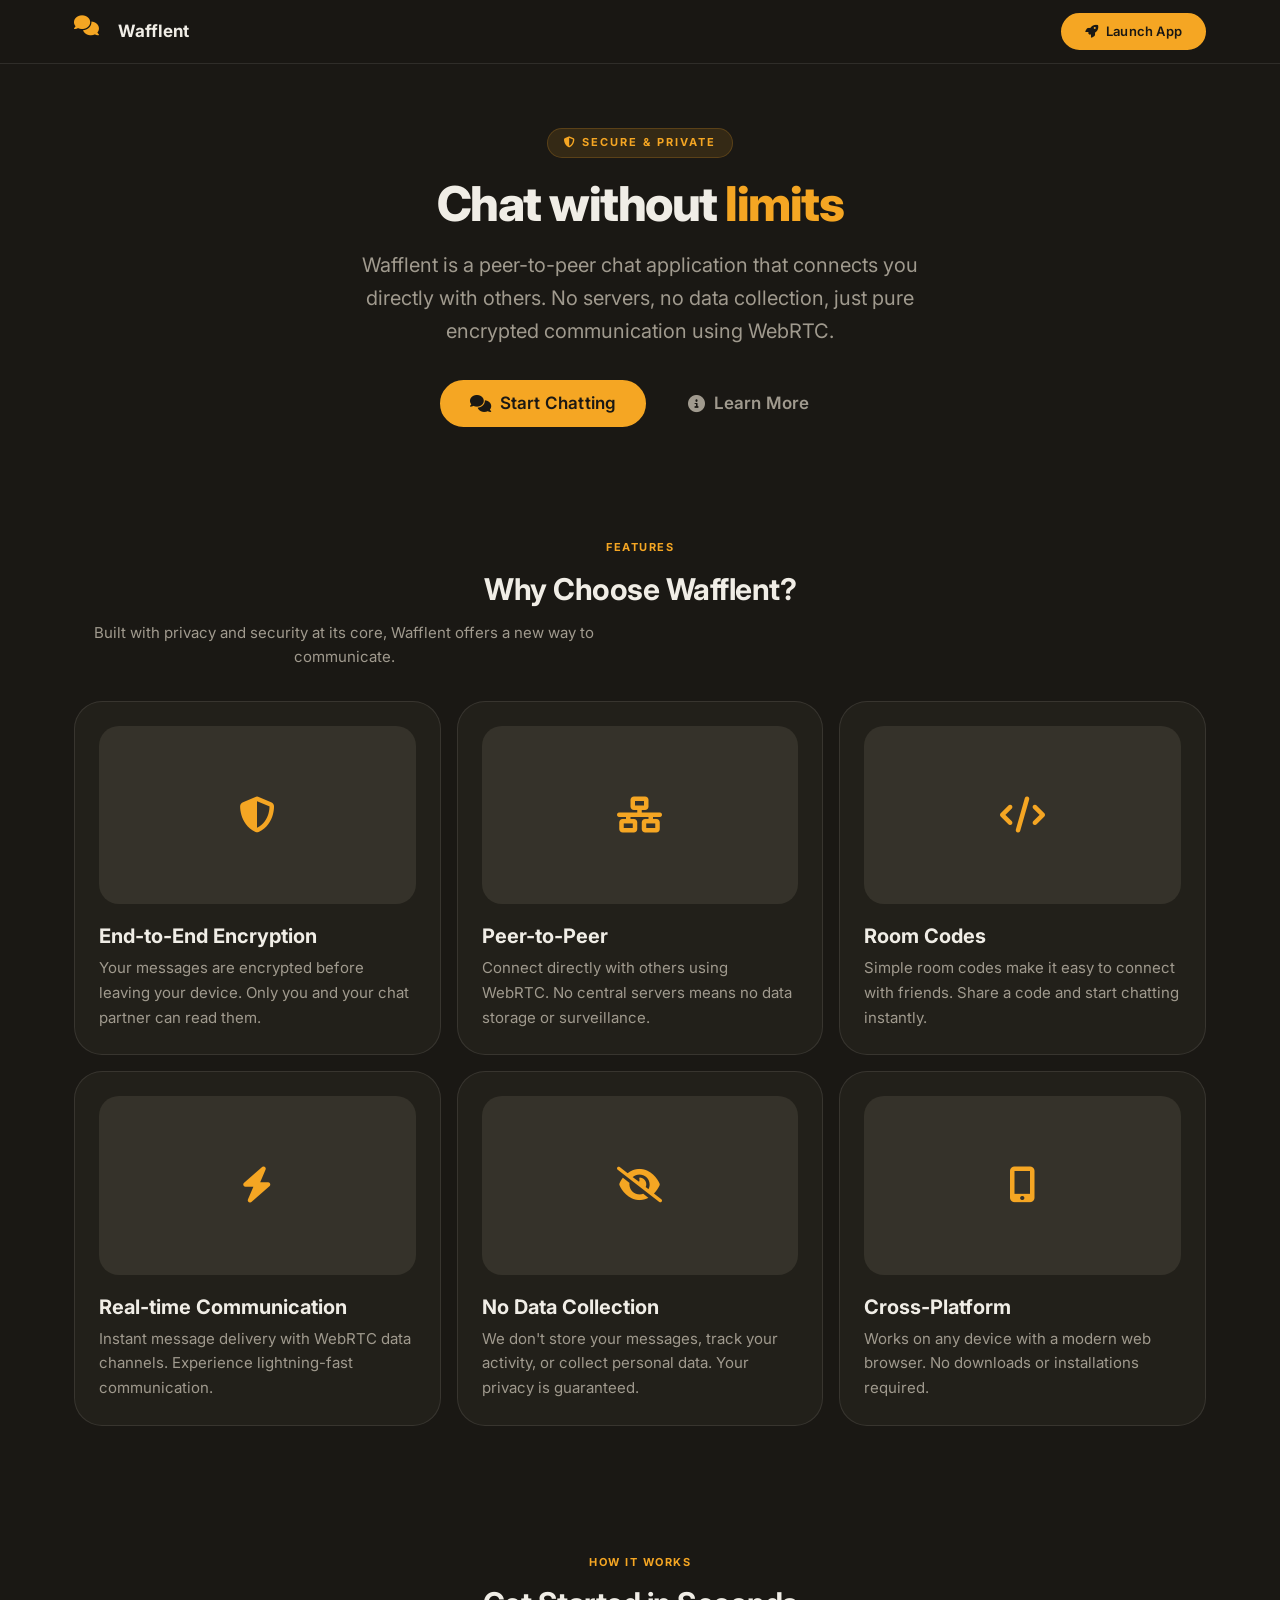
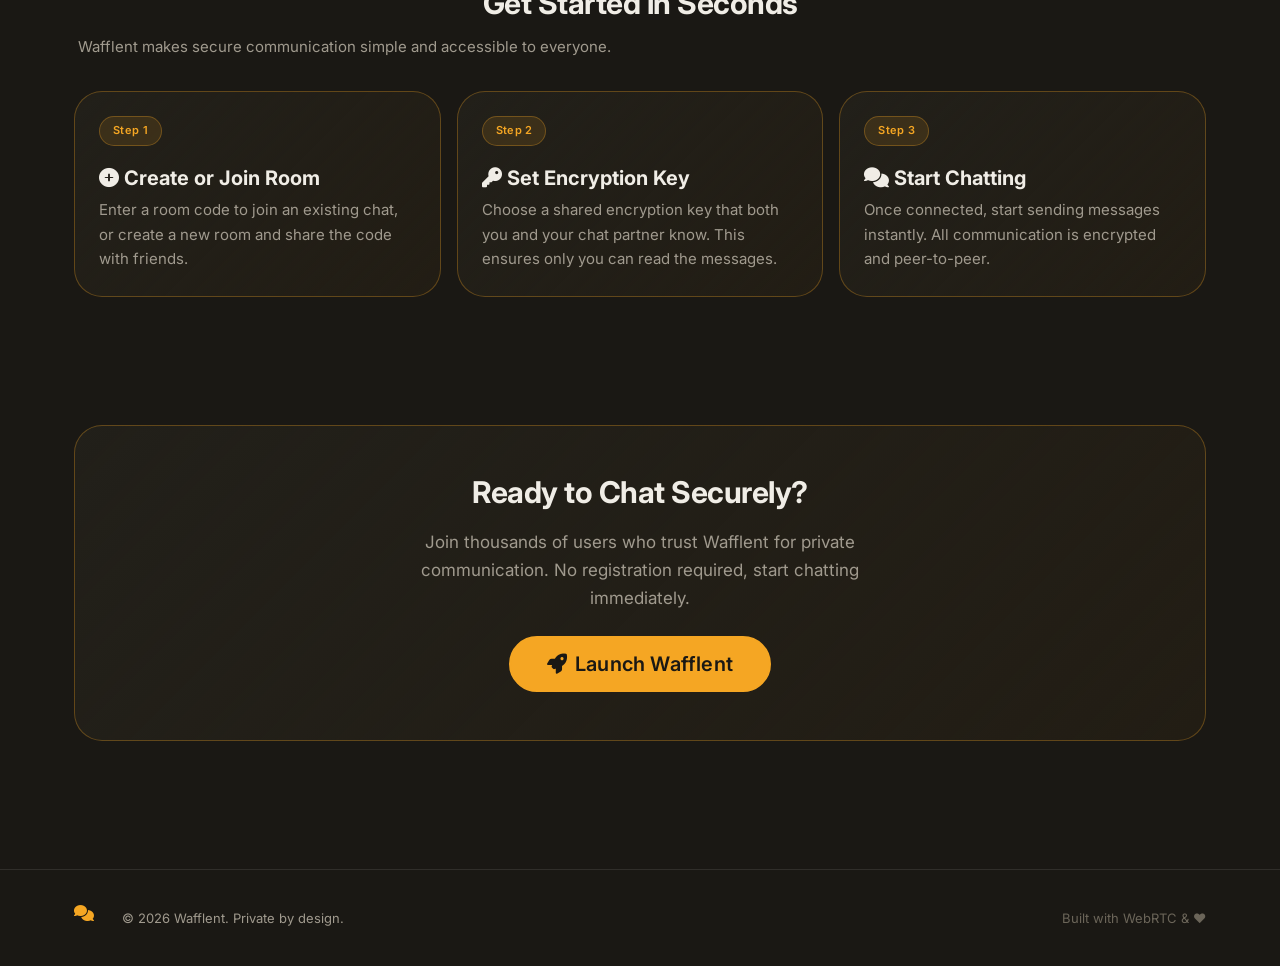
<file: index.html>
<!DOCTYPE html>
<html lang="en">
<head>
    <meta charset="UTF-8">
    <meta name="viewport" content="width=device-width, initial-scale=1.0">
    <title>Wafflent - Secure P2P Chat</title>
    <link rel="icon" type="image/svg+xml" href="/assets/icon.svg">
    <link rel="stylesheet" href="app/styles.css">
    <link rel="stylesheet" href="https://cdnjs.cloudflare.com/ajax/libs/font-awesome/6.5.0/css/all.min.css">
</head>
<body>
    <!-- Navbar -->
    <nav class="wf-navbar">
        <div class="wf-navbar-inner">
            <a href="/" class="wf-navbar-brand">
                <div class="wf-navbar-favicon">
                    <i class="fas fa-comments" style="font-size: 20px; color: var(--accent);"></i>
                </div>
                <div class="wf-navbar-name">
                    Wafflent
                </div>
            </a>
            <div class="wf-navbar-actions">
                <a href="/app/" class="wf-btn wf-btn-filled">
                    <i class="fas fa-rocket"></i>
                    Launch App
                </a>
            </div>
        </div>
    </nav>

    <!-- Hero Section -->
    <section class="wf-hero">
        <div class="wf-container">
            <div class="wf-hero-eyebrow">
                <i class="fas fa-shield-alt"></i>
                Secure & Private
            </div>
            <h1 class="wf-hero-title">
                Chat without <span>limits</span>
            </h1>
            <p class="wf-hero-desc">
                Wafflent is a peer-to-peer chat application that connects you directly with others. 
                No servers, no data collection, just pure encrypted communication using WebRTC.
            </p>
            <div class="wf-hero-actions">
                <a href="/app/" class="wf-btn wf-btn-filled wf-btn-lg">
                    <i class="fas fa-comments"></i>
                    Start Chatting
                </a>
                <a href="#features" class="wf-btn wf-btn-ghost wf-btn-lg">
                    <i class="fas fa-info-circle"></i>
                    Learn More
                </a>
            </div>
        </div>
    </section>

    <!-- Features Section -->
    <section id="features" class="wf-section">
        <div class="wf-container">
            <div class="wf-section-header wf-text-center">
                <div class="wf-overline">Features</div>
                <h2 class="wf-section-title">Why Choose Wafflent?</h2>
                <p class="wf-section-desc">
                    Built with privacy and security at its core, Wafflent offers a new way to communicate.
                </p>
            </div>
            
            <div class="wf-grid-3">
                <div class="wf-card wf-card-hover">
                    <div class="wf-card-media">
                        <i class="fas fa-shield-alt" style="font-size: 36px; color: var(--accent);"></i>
                    </div>
                    <div class="wf-card-title">End-to-End Encryption</div>
                    <div class="wf-card-body">
                        Your messages are encrypted before leaving your device. Only you and your chat partner can read them.
                    </div>
                </div>

                <div class="wf-card wf-card-hover">
                    <div class="wf-card-media">
                        <i class="fas fa-network-wired" style="font-size: 36px; color: var(--accent);"></i>
                    </div>
                    <div class="wf-card-title">Peer-to-Peer</div>
                    <div class="wf-card-body">
                        Connect directly with others using WebRTC. No central servers means no data storage or surveillance.
                    </div>
                </div>

                <div class="wf-card wf-card-hover">
                    <div class="wf-card-media">
                        <i class="fas fa-code" style="font-size: 36px; color: var(--accent);"></i>
                    </div>
                    <div class="wf-card-title">Room Codes</div>
                    <div class="wf-card-body">
                        Simple room codes make it easy to connect with friends. Share a code and start chatting instantly.
                    </div>
                </div>

                <div class="wf-card wf-card-hover">
                    <div class="wf-card-media">
                        <i class="fas fa-bolt" style="font-size: 36px; color: var(--accent);"></i>
                    </div>
                    <div class="wf-card-title">Real-time Communication</div>
                    <div class="wf-card-body">
                        Instant message delivery with WebRTC data channels. Experience lightning-fast communication.
                    </div>
                </div>

                <div class="wf-card wf-card-hover">
                    <div class="wf-card-media">
                        <i class="fas fa-eye-slash" style="font-size: 36px; color: var(--accent);"></i>
                    </div>
                    <div class="wf-card-title">No Data Collection</div>
                    <div class="wf-card-body">
                        We don't store your messages, track your activity, or collect personal data. Your privacy is guaranteed.
                    </div>
                </div>

                <div class="wf-card wf-card-hover">
                    <div class="wf-card-media">
                        <i class="fas fa-mobile-alt" style="font-size: 36px; color: var(--accent);"></i>
                    </div>
                    <div class="wf-card-title">Cross-Platform</div>
                    <div class="wf-card-body">
                        Works on any device with a modern web browser. No downloads or installations required.
                    </div>
                </div>
            </div>
        </div>
    </section>

    <!-- How It Works Section -->
    <section class="wf-section">
        <div class="wf-container">
            <div class="wf-section-header wf-text-center">
                <div class="wf-overline">How It Works</div>
                <h2 class="wf-section-title">Get Started in Seconds</h2>
                <p class="wf-section-desc">
                    Wafflent makes secure communication simple and accessible to everyone.
                </p>
            </div>
            
            <div class="wf-grid-3">
                <div class="wf-card wf-card-accent">
                    <div class="wf-card-header">
                        <div class="wf-chip wf-chip-accent">Step 1</div>
                    </div>
                    <div class="wf-card-title">
                        <i class="fas fa-plus-circle"></i>
                        Create or Join Room
                    </div>
                    <div class="wf-card-body">
                        Enter a room code to join an existing chat, or create a new room and share the code with friends.
                    </div>
                </div>

                <div class="wf-card wf-card-accent">
                    <div class="wf-card-header">
                        <div class="wf-chip wf-chip-accent">Step 2</div>
                    </div>
                    <div class="wf-card-title">
                        <i class="fas fa-key"></i>
                        Set Encryption Key
                    </div>
                    <div class="wf-card-body">
                        Choose a shared encryption key that both you and your chat partner know. This ensures only you can read the messages.
                    </div>
                </div>

                <div class="wf-card wf-card-accent">
                    <div class="wf-card-header">
                        <div class="wf-chip wf-chip-accent">Step 3</div>
                    </div>
                    <div class="wf-card-title">
                        <i class="fas fa-comments"></i>
                        Start Chatting
                    </div>
                    <div class="wf-card-body">
                        Once connected, start sending messages instantly. All communication is encrypted and peer-to-peer.
                    </div>
                </div>
            </div>
        </div>
    </section>

    <!-- CTA Section -->
    <section class="wf-section">
        <div class="wf-container">
            <div class="wf-card wf-card-accent wf-text-center" style="padding: var(--space-12);">
                <h2 class="wf-h2" style="margin-bottom: var(--space-4);">
                    Ready to Chat Securely?
                </h2>
                <p class="wf-body-lg" style="margin-bottom: var(--space-6); max-width: 480px; margin-left: auto; margin-right: auto;">
                    Join thousands of users who trust Wafflent for private communication. 
                    No registration required, start chatting immediately.
                </p>
                <a href="/app/" class="wf-btn wf-btn-filled wf-btn-xl">
                    <i class="fas fa-rocket"></i>
                    Launch Wafflent
                </a>
            </div>
        </div>
    </section>

    <!-- Footer -->
    <footer style="padding: var(--space-8) 0; border-top: 1px solid var(--border); margin-top: var(--space-16);">
        <div class="wf-container">
            <div class="wf-between">
                <div class="wf-row">
                    <div class="wf-navbar-favicon">
                        <i class="fas fa-comments" style="font-size: 16px; color: var(--accent);"></i>
                    </div>
                    <span class="wf-body-sm">© 2026 Wafflent. Private by design.</span>
                </div>
                <div class="wf-row">
                    <span class="wf-body-sm wf-muted">Built with WebRTC & ❤️</span>
                </div>
            </div>
        </div>
    </footer>
</body>
</html>
</file>
<file: app/styles.css>
/* ============================================================
   WAFFLENT DESIGN SYSTEM — styles.css
   Language: Material You (Google) inspired, yellow-accented
   Default: Dark Mode
   File location: /style.css (at root of project)
   ============================================================ */

@import url('https://fonts.googleapis.com/css2?family=Inter:wght@300;400;500;600;700;800&display=swap');

/* ─────────────────────────────────────────────
   DESIGN TOKENS & CSS VARIABLES
───────────────────────────────────────────── */
:root {
  /* Accent */
  --accent:         #F5A623;
  --accent-dim:     #c4841a;
  --accent-subtle:  rgba(245, 166, 35, 0.12);
  --accent-text:    #1A1814;

  /* Backgrounds */
  --bg-base:        #1A1814;
  --bg-surface:     #22201A;
  --bg-elevated:    #2C2920;
  --bg-overlay:     #35322A;
  --bg-input:       #252219;

  /* Text */
  --text-primary:   #F0EDE6;
  --text-secondary: #A09A8E;
  --text-tertiary:  #6B6559;
  --text-disabled:  #4A4540;
  --text-on-accent: #1A1814;

  /* Borders */
  --border:         rgba(240, 237, 230, 0.10);
  --border-focus:   #F5A623;
  --border-strong:  rgba(240, 237, 230, 0.20);

  /* Semantic */
  --success:        #4CAF50;
  --success-subtle: rgba(76, 175, 80, 0.12);
  --warning:        #FF9800;
  --warning-subtle: rgba(255, 152, 0, 0.12);
  --error:          #F44336;
  --error-subtle:   rgba(244, 67, 54, 0.12);
  --info:           #2196F3;
  --info-subtle:    rgba(33, 150, 243, 0.12);

  /* Radius */
  --r-xs:   4px;
  --r-sm:   8px;
  --r-md:   14px;
  --r-lg:   20px;
  --r-xl:   28px;
  --r-pill: 9999px;

  /* Spacing */
  --space-1:  4px;
  --space-2:  8px;
  --space-3:  12px;
  --space-4:  16px;
  --space-5:  20px;
  --space-6:  24px;
  --space-8:  32px;
  --space-10: 40px;
  --space-12: 48px;
  --space-16: 64px;

  /* Typography */
  --font:         'Inter', sans-serif;
  --text-xs:      11px;
  --text-sm:      13px;
  --text-base:    15px;
  --text-md:      17px;
  --text-lg:      20px;
  --text-xl:      24px;
  --text-2xl:     30px;
  --text-3xl:     38px;
  --text-4xl:     48px;

  /* Shadows */
  --shadow-sm:  0 1px 3px rgba(0,0,0,0.3), 0 1px 2px rgba(0,0,0,0.2);
  --shadow-md:  0 4px 12px rgba(0,0,0,0.35), 0 2px 4px rgba(0,0,0,0.2);
  --shadow-lg:  0 10px 30px rgba(0,0,0,0.4), 0 4px 8px rgba(0,0,0,0.2);
  --shadow-accent: 0 4px 20px rgba(245,166,35,0.25);

  /* Transitions */
  --ease:       cubic-bezier(0.2, 0, 0, 1);
  --ease-spring: cubic-bezier(0.34, 1.56, 0.64, 1);
  --dur-fast:   120ms;
  --dur-mid:    200ms;
  --dur-slow:   350ms;

  /* Navbar */
  --navbar-h:   64px;
}

/* ─────────────────────────────────────────────
   RESET & BASE
───────────────────────────────────────────── */
*, *::before, *::after {
  box-sizing: border-box;
  margin: 0;
  padding: 0;
}

html {
  scroll-behavior: smooth;
  -webkit-text-size-adjust: 100%;
}

body {
  font-family: var(--font);
  font-size: var(--text-base);
  line-height: 1.6;
  color: var(--text-primary);
  background-color: var(--bg-base);
  -webkit-font-smoothing: antialiased;
  -moz-osx-font-smoothing: grayscale;
  min-height: 100vh;
}

a {
  color: var(--accent);
  text-decoration: none;
  transition: color var(--dur-fast) var(--ease);
}
a:hover { color: var(--accent-dim); text-decoration: underline; }

img, svg { display: block; max-width: 100%; }

ul, ol { list-style: none; }

button, input, textarea, select {
  font-family: inherit;
  font-size: inherit;
}

::selection {
  background: var(--accent);
  color: var(--accent-text);
}

:focus-visible {
  outline: 2px solid var(--accent);
  outline-offset: 3px;
  border-radius: var(--r-sm);
}

/* Scrollbar */
::-webkit-scrollbar { width: 6px; height: 6px; }
::-webkit-scrollbar-track { background: var(--bg-surface); }
::-webkit-scrollbar-thumb { background: var(--bg-overlay); border-radius: var(--r-pill); }
::-webkit-scrollbar-thumb:hover { background: var(--text-tertiary); }

/* ─────────────────────────────────────────────
   TYPOGRAPHY
───────────────────────────────────────────── */
.wf-display {
  font-size: var(--text-4xl);
  font-weight: 800;
  line-height: 1.1;
  letter-spacing: -1.5px;
  color: var(--text-primary);
}
.wf-h1 {
  font-size: var(--text-3xl);
  font-weight: 700;
  line-height: 1.2;
  letter-spacing: -1px;
}
.wf-h2 {
  font-size: var(--text-2xl);
  font-weight: 700;
  line-height: 1.25;
  letter-spacing: -0.5px;
}
.wf-h3 {
  font-size: var(--text-xl);
  font-weight: 600;
  line-height: 1.3;
}
.wf-h4 {
  font-size: var(--text-lg);
  font-weight: 600;
  line-height: 1.4;
}
.wf-h5 {
  font-size: var(--text-md);
  font-weight: 600;
  line-height: 1.4;
}
.wf-body-lg { font-size: var(--text-md); line-height: 1.65; color: var(--text-secondary); }
.wf-body    { font-size: var(--text-base); line-height: 1.6; color: var(--text-secondary); }
.wf-body-sm { font-size: var(--text-sm); line-height: 1.55; color: var(--text-secondary); }
.wf-caption { font-size: var(--text-xs); line-height: 1.5; color: var(--text-tertiary); letter-spacing: 0.3px; }
.wf-label   { font-size: var(--text-sm); font-weight: 500; letter-spacing: 0.3px; color: var(--text-secondary); }
.wf-overline {
  font-size: var(--text-xs);
  font-weight: 700;
  letter-spacing: 1.5px;
  text-transform: uppercase;
  color: var(--accent);
}
.wf-accent-text { color: var(--accent); }
.wf-muted { color: var(--text-tertiary); }
.wf-strong { font-weight: 700; }

/* ─────────────────────────────────────────────
   LAYOUT UTILITIES
───────────────────────────────────────────── */
.wf-container {
  width: 100%;
  max-width: 1180px;
  margin: 0 auto;
  padding: 0 var(--space-6);
}
.wf-section {
  padding: var(--space-16) 0;
}
.wf-row {
  display: flex;
  flex-wrap: wrap;
  gap: var(--space-4);
  align-items: center;
}
.wf-col { display: flex; flex-direction: column; gap: var(--space-4); }
.wf-center { display: flex; align-items: center; justify-content: center; }
.wf-between { display: flex; align-items: center; justify-content: space-between; }
.wf-stack { display: flex; flex-direction: column; gap: var(--space-3); }
.wf-grid-2 { display: grid; grid-template-columns: repeat(2, 1fr); gap: var(--space-4); }
.wf-grid-3 { display: grid; grid-template-columns: repeat(3, 1fr); gap: var(--space-4); }
.wf-grid-4 { display: grid; grid-template-columns: repeat(4, 1fr); gap: var(--space-4); }
@media (max-width: 900px) {
  .wf-grid-3, .wf-grid-4 { grid-template-columns: repeat(2, 1fr); }
}
@media (max-width: 600px) {
  .wf-grid-2, .wf-grid-3, .wf-grid-4 { grid-template-columns: 1fr; }
}

/* ─────────────────────────────────────────────
   NAVBAR
───────────────────────────────────────────── */
.wf-navbar {
  position: sticky;
  top: 0;
  z-index: 100;
  height: var(--navbar-h);
  background: rgba(26, 24, 20, 0.92);
  backdrop-filter: blur(12px);
  -webkit-backdrop-filter: blur(12px);
  border-bottom: 1px solid var(--border);
  display: flex;
  align-items: center;
}

.wf-navbar-inner {
  display: flex;
  align-items: center;
  justify-content: space-between;
  width: 100%;
  max-width: 1180px;
  margin: 0 auto;
  padding: 0 var(--space-6);
}

.wf-navbar-brand {
  display: flex;
  align-items: center;
  gap: var(--space-3);
  text-decoration: none !important;
}

.wf-navbar-favicon {
  width: 32px;
  height: 32px;
  border-radius: var(--r-sm);
  object-fit: contain;
}

.wf-navbar-name {
  font-size: var(--text-md);
  font-weight: 700;
  color: var(--text-primary);
  display: flex;
  align-items: baseline;
  gap: 6px;
  white-space: nowrap;
}

.wf-navbar-nav {
  display: flex;
  align-items: center;
  gap: var(--space-1);
}

.wf-navbar-link {
  padding: var(--space-2) var(--space-3);
  border-radius: var(--r-pill);
  font-size: var(--text-sm);
  font-weight: 500;
  color: var(--text-secondary);
  text-decoration: none !important;
  transition: all var(--dur-fast) var(--ease);
  position: relative;
}
.wf-navbar-link:hover {
  color: var(--text-primary);
  background: var(--bg-elevated);
}
.wf-navbar-link.active {
  color: var(--accent);
  background: var(--accent-subtle);
}

.wf-navbar-actions {
  display: flex;
  align-items: center;
  gap: var(--space-2);
}

/* Hamburger (mobile) */
.wf-navbar-hamburger {
  display: none;
  flex-direction: column;
  gap: 5px;
  cursor: pointer;
  padding: var(--space-2);
  border-radius: var(--r-sm);
  background: none;
  border: none;
}
.wf-navbar-hamburger span {
  display: block;
  width: 22px;
  height: 2px;
  border-radius: var(--r-pill);
  background: var(--text-primary);
  transition: all var(--dur-mid) var(--ease);
}
@media (max-width: 768px) {
  .wf-navbar-hamburger { display: flex; }
  .wf-navbar-nav { display: none; }
  .wf-navbar-nav.open {
    display: flex;
    flex-direction: column;
    position: absolute;
    top: var(--navbar-h);
    left: 0; right: 0;
    background: var(--bg-surface);
    border-bottom: 1px solid var(--border);
    padding: var(--space-4) var(--space-6);
    gap: var(--space-1);
  }
}

/* ─────────────────────────────────────────────
   BUTTONS
───────────────────────────────────────────── */
.wf-btn {
  display: inline-flex;
  align-items: center;
  justify-content: center;
  gap: var(--space-2);
  font-family: var(--font);
  font-weight: 600;
  font-size: var(--text-sm);
  line-height: 1;
  letter-spacing: 0.2px;
  cursor: pointer;
  border: 2px solid transparent;
  text-decoration: none !important;
  white-space: nowrap;
  user-select: none;
  transition:
    background var(--dur-fast) var(--ease),
    border-color var(--dur-fast) var(--ease),
    color var(--dur-fast) var(--ease),
    transform var(--dur-fast) var(--ease),
    box-shadow var(--dur-fast) var(--ease);
}

/* Pill shape */
.wf-btn {
  border-radius: var(--r-pill);
  padding: 10px 22px;
}

/* Active (press) — scale down slightly */
.wf-btn:active {
  transform: scale(0.96);
}

/* Sizes */
.wf-btn-sm  { padding: 7px 16px; font-size: var(--text-xs); }
.wf-btn-lg  { padding: 13px 28px; font-size: var(--text-md); }
.wf-btn-xl  { padding: 16px 36px; font-size: var(--text-lg); }

/* ── Filled (Primary) */
.wf-btn-filled {
  background: var(--accent);
  color: var(--text-on-accent);
  border-color: var(--accent);
}
.wf-btn-filled:hover {
  background: transparent;
  color: var(--accent);
  border-color: var(--accent);
  box-shadow: none;
}

/* ── Outlined */
.wf-btn-outlined {
  background: transparent;
  color: var(--accent);
  border-color: var(--accent);
}
.wf-btn-outlined:hover {
  background: var(--accent);
  color: var(--text-on-accent);
  border-color: var(--accent);
}

/* ── Ghost / Text */
.wf-btn-ghost {
  background: transparent;
  color: var(--text-secondary);
  border-color: transparent;
}
.wf-btn-ghost:hover {
  background: var(--bg-elevated);
  color: var(--text-primary);
}

/* ── Tonal */
.wf-btn-tonal {
  background: var(--accent-subtle);
  color: var(--accent);
  border-color: transparent;
}
.wf-btn-tonal:hover {
  background: var(--accent);
  color: var(--text-on-accent);
  border-color: var(--accent);
}

/* ── Danger */
.wf-btn-danger {
  background: var(--error);
  color: #fff;
  border-color: var(--error);
}
.wf-btn-danger:hover {
  background: transparent;
  color: var(--error);
  border-color: var(--error);
}

/* ── Icon Button (circular) */
.wf-btn-icon {
   border-radius: 50%;
   width: 44px;
   height: 44px;
   padding: 0;
   background: var(--bg-elevated);
   color: var(--text-primary);
   border-color: var(--border);
   font-size: var(--text-lg);
}

/* ── Toggle Switch ── */
.wf-toggle {
   position: relative;
   display: inline-flex;
   align-items: center;
   justify-content: center;
   width: 52px;
   height: 28px;
   cursor: pointer;
}

.wf-toggle input {
   opacity: 0;
   width: 100%;
   height: 100%;
   cursor: pointer;
   margin: 0;
   position: absolute;
}

.wf-toggle-slider {
   position: absolute;
   cursor: pointer;
   top: 0;
   left: 0;
   right: 0;
   bottom: 0;
   background-color: var(--bg-elevated);
   transition: all var(--dur-fast) var(--ease);
   border-radius: var(--r-pill);
   border: 1px solid var(--border);
   pointer-events: none;
}

.wf-toggle-slider:before {
   position: absolute;
   content: "";
   height: 22px;
   width: 22px;
   left: 2px;
   bottom: 2px;
   background-color: var(--text-secondary);
   transition: all var(--dur-fast) var(--ease);
   border-radius: 50%;
}

.wf-toggle input:checked + .wf-toggle-slider {
   background-color: var(--accent);
   border-color: var(--accent);
}

.wf-toggle input:checked + .wf-toggle-slider:before {
   transform: translateX(24px);
   background-color: var(--text-on-accent);
}
.wf-btn-icon:hover {
  background: var(--accent);
  color: var(--text-on-accent);
  border-color: var(--accent);
}
.wf-btn-icon.sm { width: 34px; height: 34px; font-size: var(--text-base); }
.wf-btn-icon.lg { width: 54px; height: 54px; font-size: var(--text-xl); }

/* ── FAB */
.wf-fab {
  border-radius: 50%;
  width: 56px;
  height: 56px;
  padding: 0;
  background: var(--accent);
  color: var(--text-on-accent);
  border: none;
  font-size: var(--text-xl);
  box-shadow: var(--shadow-accent);
  position: fixed;
  bottom: var(--space-8);
  right: var(--space-8);
  z-index: 90;
  cursor: pointer;
  transition: transform var(--dur-fast) var(--ease), box-shadow var(--dur-fast) var(--ease);
}
.wf-fab:hover { box-shadow: 0 6px 28px rgba(245,166,35,0.4); }
.wf-fab:active { transform: scale(0.94); }

/* Disabled state */
.wf-btn:disabled,
.wf-btn[aria-disabled="true"] {
  opacity: 0.38;
  cursor: not-allowed;
  pointer-events: none;
}

/* Button with loading spinner */
.wf-btn-loading {
  position: relative;
  pointer-events: none;
}
.wf-btn-loading::after {
  content: '';
  width: 14px;
  height: 14px;
  border: 2px solid currentColor;
  border-top-color: transparent;
  border-radius: 50%;
  animation: wf-spin 0.6s linear infinite;
  margin-left: var(--space-2);
}
@keyframes wf-spin { to { transform: rotate(360deg); } }

/* ─────────────────────────────────────────────
   INPUTS & FORMS
───────────────────────────────────────────── */
.wf-form-group {
  display: flex;
  flex-direction: column;
  gap: var(--space-2);
}

.wf-label {
  font-size: var(--text-sm);
  font-weight: 500;
  color: var(--text-secondary);
  letter-spacing: 0.2px;
}
.wf-label .required {
  color: var(--error);
  margin-left: 3px;
}

.wf-input,
.wf-textarea,
.wf-select {
  width: 100%;
  background: var(--bg-input);
  color: var(--text-primary);
  border: 1.5px solid var(--border);
  border-radius: var(--r-lg);
  padding: 11px 16px;
  font-size: var(--text-base);
  font-family: var(--font);
  transition:
    border-color var(--dur-fast) var(--ease),
    background var(--dur-fast) var(--ease),
    box-shadow var(--dur-fast) var(--ease);
  outline: none;
  appearance: none;
  -webkit-appearance: none;
}

.wf-input::placeholder,
.wf-textarea::placeholder {
  color: var(--text-tertiary);
}

.wf-input:hover,
.wf-textarea:hover,
.wf-select:hover {
  border-color: var(--border-strong);
  background: var(--bg-elevated);
}

.wf-input:focus,
.wf-textarea:focus,
.wf-select:focus {
  border-color: var(--accent);
  background: var(--bg-elevated);
  box-shadow: 0 0 0 3px rgba(245,166,35,0.15);
}

.wf-input.error,
.wf-textarea.error,
.wf-select.error {
  border-color: var(--error);
  box-shadow: 0 0 0 3px rgba(244,67,54,0.12);
}

.wf-input.success,
.wf-textarea.success,
.wf-select.success {
  border-color: var(--success);
  box-shadow: 0 0 0 3px rgba(76,175,80,0.12);
}

.wf-textarea {
  resize: vertical;
  min-height: 100px;
  line-height: 1.6;
  border-radius: var(--r-md);
}

/* Input with icon */
.wf-input-wrapper {
  position: relative;
}
.wf-input-icon-left,
.wf-input-icon-right {
  position: absolute;
  top: 50%;
  transform: translateY(-50%);
  color: var(--text-tertiary);
  pointer-events: none;
  font-size: 16px;
  display: flex;
  align-items: center;
}
.wf-input-icon-left  { left: 14px; }
.wf-input-icon-right { right: 14px; }
.wf-input-wrapper .wf-input.has-icon-left  { padding-left: 40px; }
.wf-input-wrapper .wf-input.has-icon-right { padding-right: 40px; }

/* Select */
.wf-select-wrapper {
  position: relative;
}
.wf-select-wrapper::after {
  content: '';
  position: absolute;
  right: 16px;
  top: 50%;
  transform: translateY(-50%);
  width: 8px;
  height: 8px;
  border-right: 2px solid var(--text-tertiary);
  border-bottom: 2px solid var(--text-tertiary);
  transform: translateY(-65%) rotate(45deg);
  pointer-events: none;
}
.wf-select { padding-right: 40px; cursor: pointer; }
.wf-select option { background: var(--bg-elevated); color: var(--text-primary); }

/* Helper & error text */
.wf-helper {
  font-size: var(--text-xs);
  color: var(--text-tertiary);
  margin-top: 2px;
}
.wf-helper.error  { color: var(--error); }
.wf-helper.success { color: var(--success); }

/* Input sizes */
.wf-input-sm { padding: 7px 12px; font-size: var(--text-sm); border-radius: var(--r-md); }
.wf-input-lg { padding: 14px 20px; font-size: var(--text-md); }

/* ─── Checkbox ─── */
.wf-checkbox-group,
.wf-radio-group {
  display: flex;
  flex-direction: column;
  gap: var(--space-3);
}

.wf-checkbox-label,
.wf-radio-label {
  display: flex;
  align-items: center;
  gap: var(--space-3);
  cursor: pointer;
  font-size: var(--text-sm);
  color: var(--text-primary);
  user-select: none;
}

.wf-checkbox,
.wf-radio-input {
  appearance: none;
  -webkit-appearance: none;
  width: 20px;
  height: 20px;
  min-width: 20px;
  border: 2px solid var(--border-strong);
  background: var(--bg-input);
  cursor: pointer;
  transition: all var(--dur-fast) var(--ease);
  display: grid;
  place-items: center;
  flex-shrink: 0;
}

.wf-checkbox {
  border-radius: var(--r-sm);
}
.wf-checkbox:checked {
  background: var(--accent);
  border-color: var(--accent);
}
.wf-checkbox:checked::after {
  content: '';
  display: block;
  width: 5px;
  height: 9px;
  border-right: 2px solid var(--text-on-accent);
  border-bottom: 2px solid var(--text-on-accent);
  transform: rotate(45deg) translate(-1px, -1px);
}
.wf-checkbox:hover  { border-color: var(--accent); }
.wf-checkbox:focus-visible { box-shadow: 0 0 0 3px rgba(245,166,35,0.2); outline: none; }

.wf-radio-input {
  border-radius: 50%;
}
.wf-radio-input:checked {
  border-color: var(--accent);
  background: var(--bg-input);
}
.wf-radio-input:checked::after {
  content: '';
  display: block;
  width: 9px;
  height: 9px;
  background: var(--accent);
  border-radius: 50%;
}
.wf-radio-input:hover { border-color: var(--accent); }
.wf-radio-input:focus-visible { box-shadow: 0 0 0 3px rgba(245,166,35,0.2); outline: none; }

/* ─── Toggle Switch ─── */
.wf-toggle-label {
  display: flex;
  align-items: center;
  gap: var(--space-3);
  cursor: pointer;
  font-size: var(--text-sm);
  color: var(--text-primary);
  user-select: none;
}
.wf-toggle {
  appearance: none;
  -webkit-appearance: none;
  width: 46px;
  height: 26px;
  background: var(--bg-overlay);
  border: 2px solid var(--border-strong);
  border-radius: var(--r-pill);
  cursor: pointer;
  position: relative;
  transition: background var(--dur-mid) var(--ease), border-color var(--dur-mid) var(--ease);
  flex-shrink: 0;
}
.wf-toggle::after {
  content: '';
  position: absolute;
  top: 2px;
  left: 2px;
  width: 18px;
  height: 18px;
  border-radius: 50%;
  background: var(--text-tertiary);
  transition: transform var(--dur-mid) var(--ease-spring), background var(--dur-mid) var(--ease);
}
.wf-toggle:checked {
  background: var(--accent);
  border-color: var(--accent);
}
.wf-toggle:checked::after {
  transform: translateX(20px);
  background: var(--text-on-accent);
}
.wf-toggle:focus-visible { box-shadow: 0 0 0 3px rgba(245,166,35,0.2); outline: none; }

/* ─── Range Slider ─── */
.wf-range {
  appearance: none;
  -webkit-appearance: none;
  width: 100%;
  height: 4px;
  background: var(--bg-overlay);
  border-radius: var(--r-pill);
  outline: none;
  cursor: pointer;
  border: none;
}
.wf-range::-webkit-slider-thumb {
  appearance: none;
  width: 20px;
  height: 20px;
  background: var(--accent);
  border-radius: 50%;
  cursor: pointer;
  box-shadow: 0 2px 8px rgba(245,166,35,0.4);
  transition: transform var(--dur-fast) var(--ease);
}
.wf-range::-webkit-slider-thumb:hover { transform: scale(1.2); }
.wf-range::-moz-range-thumb {
  width: 20px;
  height: 20px;
  background: var(--accent);
  border-radius: 50%;
  cursor: pointer;
  border: none;
}

/* ─── Search Input ─── */
.wf-search {
  background: var(--bg-surface);
  border-color: var(--border);
  border-radius: var(--r-pill);
  padding-left: 42px;
}

/* ─────────────────────────────────────────────
   CARDS
───────────────────────────────────────────── */
.wf-card {
  background: var(--bg-surface);
  border: 1px solid var(--border);
  border-radius: var(--r-xl);
  padding: var(--space-6);
  transition: border-color var(--dur-mid) var(--ease), transform var(--dur-mid) var(--ease), box-shadow var(--dur-mid) var(--ease);
}
.wf-card-hover:hover {
  border-color: rgba(245,166,35,0.3);
  transform: translateY(-2px);
  box-shadow: var(--shadow-md);
}
.wf-card-accent {
  border-color: rgba(245,166,35,0.3);
  background: linear-gradient(135deg, var(--bg-surface), rgba(245,166,35,0.04));
}
.wf-card-header {
  display: flex;
  align-items: flex-start;
  justify-content: space-between;
  margin-bottom: var(--space-4);
  gap: var(--space-4);
}
.wf-card-title {
  font-size: var(--text-lg);
  font-weight: 700;
  color: var(--text-primary);
  margin-bottom: var(--space-1);
}
.wf-card-subtitle {
  font-size: var(--text-sm);
  color: var(--text-tertiary);
}
.wf-card-body {
  color: var(--text-secondary);
  font-size: var(--text-base);
  line-height: 1.65;
}
.wf-card-footer {
  display: flex;
  align-items: center;
  justify-content: flex-end;
  gap: var(--space-3);
  margin-top: var(--space-5);
  padding-top: var(--space-4);
  border-top: 1px solid var(--border);
}
.wf-card-media {
  border-radius: var(--r-lg);
  overflow: hidden;
  margin-bottom: var(--space-4);
  background: var(--bg-overlay);
  aspect-ratio: 16/9;
  display: flex;
  align-items: center;
  justify-content: center;
  color: var(--text-tertiary);
  font-size: var(--text-sm);
}

/* Flat / tonal card */
.wf-card-flat {
  background: var(--bg-elevated);
  border-color: transparent;
}

/* ─────────────────────────────────────────────
   CHIPS & BADGES
───────────────────────────────────────────── */
.wf-chip {
  display: inline-flex;
  align-items: center;
  gap: var(--space-1);
  padding: 5px 13px;
  border-radius: var(--r-pill);
  font-size: var(--text-xs);
  font-weight: 600;
  letter-spacing: 0.3px;
  border: 1.5px solid transparent;
  cursor: default;
  user-select: none;
  transition: all var(--dur-fast) var(--ease);
}
.wf-chip-default  { background: var(--bg-elevated); color: var(--text-secondary); border-color: var(--border); }
.wf-chip-accent   { background: var(--accent-subtle); color: var(--accent); border-color: rgba(245,166,35,0.3); }
.wf-chip-success  { background: var(--success-subtle); color: var(--success); border-color: rgba(76,175,80,0.3); }
.wf-chip-warning  { background: var(--warning-subtle); color: var(--warning); border-color: rgba(255,152,0,0.3); }
.wf-chip-error    { background: var(--error-subtle); color: var(--error); border-color: rgba(244,67,54,0.3); }
.wf-chip-info     { background: var(--info-subtle); color: var(--info); border-color: rgba(33,150,243,0.3); }
.wf-chip-clickable { cursor: pointer; }
.wf-chip-clickable:hover { filter: brightness(1.1); transform: scale(1.02); }

/* Close button in chip */
.wf-chip-close {
  display: inline-flex;
  align-items: center;
  justify-content: center;
  width: 14px;
  height: 14px;
  border-radius: 50%;
  background: rgba(255,255,255,0.15);
  margin-left: 2px;
  font-size: 9px;
  cursor: pointer;
  transition: background var(--dur-fast) var(--ease);
}
.wf-chip-close:hover { background: rgba(255,255,255,0.3); }

/* Badge */
.wf-badge {
  display: inline-flex;
  align-items: center;
  justify-content: center;
  min-width: 20px;
  height: 20px;
  padding: 0 6px;
  border-radius: var(--r-pill);
  font-size: 10px;
  font-weight: 700;
  line-height: 1;
}
.wf-badge-accent  { background: var(--accent); color: var(--text-on-accent); }
.wf-badge-error   { background: var(--error); color: #fff; }
.wf-badge-success { background: var(--success); color: #fff; }
.wf-badge-dot {
  width: 8px;
  height: 8px;
  min-width: 8px;
  padding: 0;
  border-radius: 50%;
}

/* Badge on element */
.wf-badge-wrapper {
  position: relative;
  display: inline-flex;
}
.wf-badge-wrapper .wf-badge {
  position: absolute;
  top: -6px;
  right: -8px;
}

/* ─────────────────────────────────────────────
   ALERTS & NOTIFICATIONS
───────────────────────────────────────────── */
.wf-alert {
  display: flex;
  align-items: flex-start;
  gap: var(--space-3);
  padding: var(--space-4) var(--space-5);
  border-radius: var(--r-lg);
  border: 1.5px solid transparent;
  font-size: var(--text-sm);
  line-height: 1.55;
}
.wf-alert-icon  { font-size: 18px; flex-shrink: 0; margin-top: 1px; }
.wf-alert-body  { flex: 1; }
.wf-alert-title { font-weight: 600; margin-bottom: 2px; }
.wf-alert-close { margin-left: auto; cursor: pointer; opacity: 0.6; flex-shrink: 0; font-size: 16px; transition: opacity var(--dur-fast) var(--ease); }
.wf-alert-close:hover { opacity: 1; }

.wf-alert-accent  { background: var(--accent-subtle); border-color: rgba(245,166,35,0.3); color: var(--accent); }
.wf-alert-success { background: var(--success-subtle); border-color: rgba(76,175,80,0.3); color: var(--success); }
.wf-alert-warning { background: var(--warning-subtle); border-color: rgba(255,152,0,0.3); color: var(--warning); }
.wf-alert-error   { background: var(--error-subtle); border-color: rgba(244,67,54,0.3); color: var(--error); }
.wf-alert-info    { background: var(--info-subtle); border-color: rgba(33,150,243,0.3); color: var(--info); }
.wf-alert-neutral { background: var(--bg-elevated); border-color: var(--border); color: var(--text-secondary); }

/* Snackbar / Toast */
.wf-snackbar {
  display: inline-flex;
  align-items: center;
  gap: var(--space-3);
  background: var(--bg-overlay);
  color: var(--text-primary);
  border: 1px solid var(--border);
  padding: 12px 18px;
  border-radius: var(--r-pill);
  font-size: var(--text-sm);
  font-weight: 500;
  box-shadow: var(--shadow-lg);
  max-width: 380px;
}
.wf-snackbar-action {
  color: var(--accent);
  font-weight: 700;
  cursor: pointer;
  margin-left: var(--space-2);
  white-space: nowrap;
}

/* ─────────────────────────────────────────────
   MODAL / DIALOG
───────────────────────────────────────────── */
.wf-modal-backdrop {
  position: fixed;
  inset: 0;
  background: rgba(10, 9, 7, 0.75);
  z-index: 200;
  display: flex;
  align-items: center;
  justify-content: center;
  padding: var(--space-6);
  animation: wf-fade-in var(--dur-mid) var(--ease);
}
@keyframes wf-fade-in { from { opacity: 0; } to { opacity: 1; } }

.wf-modal {
  background: var(--bg-surface);
  border: 1px solid var(--border);
  border-radius: var(--r-xl);
  padding: var(--space-8);
  width: 100%;
  max-width: 500px;
  box-shadow: var(--shadow-lg);
  animation: wf-slide-up var(--dur-slow) var(--ease-spring);
}
@keyframes wf-slide-up { from { transform: translateY(30px); opacity: 0; } to { transform: translateY(0); opacity: 1; } }

.wf-modal-header {
  display: flex;
  align-items: center;
  justify-content: space-between;
  margin-bottom: var(--space-5);
}
.wf-modal-title { font-size: var(--text-xl); font-weight: 700; color: var(--text-primary); }
.wf-modal-close {
  width: 32px;
  height: 32px;
  border-radius: 50%;
  display: flex;
  align-items: center;
  justify-content: center;
  background: var(--bg-elevated);
  border: none;
  cursor: pointer;
  color: var(--text-secondary);
  font-size: 16px;
  transition: background var(--dur-fast) var(--ease), color var(--dur-fast) var(--ease);
}
.wf-modal-close:hover { background: var(--error-subtle); color: var(--error); }
.wf-modal-body { color: var(--text-secondary); font-size: var(--text-base); line-height: 1.65; }
.wf-modal-footer {
  display: flex;
  align-items: center;
  justify-content: flex-end;
  gap: var(--space-3);
  margin-top: var(--space-6);
  padding-top: var(--space-5);
  border-top: 1px solid var(--border);
}

/* ─────────────────────────────────────────────
   TABS
───────────────────────────────────────────── */
.wf-tabs {
  display: flex;
  align-items: center;
  gap: var(--space-1);
  border-bottom: 1.5px solid var(--border);
  padding-bottom: 0;
  overflow-x: auto;
  scrollbar-width: none;
}
.wf-tabs::-webkit-scrollbar { display: none; }

.wf-tab {
  padding: var(--space-3) var(--space-4);
  font-size: var(--text-sm);
  font-weight: 500;
  color: var(--text-tertiary);
  cursor: pointer;
  border: none;
  background: none;
  border-bottom: 2px solid transparent;
  margin-bottom: -1.5px;
  transition: all var(--dur-fast) var(--ease);
  white-space: nowrap;
  border-radius: var(--r-sm) var(--r-sm) 0 0;
}
.wf-tab:hover { color: var(--text-primary); background: var(--bg-elevated); }
.wf-tab.active {
  color: var(--accent);
  border-bottom-color: var(--accent);
  font-weight: 600;
}

/* Pill tabs */
.wf-tabs-pill {
  border-bottom: none;
  background: var(--bg-elevated);
  border-radius: var(--r-pill);
  padding: 4px;
  display: inline-flex;
}
.wf-tabs-pill .wf-tab {
  border-radius: var(--r-pill);
  border-bottom: none;
  margin-bottom: 0;
  padding: 6px 16px;
}
.wf-tabs-pill .wf-tab.active {
  background: var(--accent);
  color: var(--text-on-accent);
  border-bottom-color: transparent;
}

/* ─────────────────────────────────────────────
   BREADCRUMBS
───────────────────────────────────────────── */
.wf-breadcrumb {
  display: flex;
  align-items: center;
  gap: var(--space-2);
  font-size: var(--text-sm);
  color: var(--text-tertiary);
  flex-wrap: wrap;
}
.wf-breadcrumb-item { color: var(--text-tertiary); transition: color var(--dur-fast) var(--ease); }
.wf-breadcrumb-item:hover { color: var(--accent); }
.wf-breadcrumb-item.active { color: var(--text-primary); font-weight: 500; }
.wf-breadcrumb-sep { color: var(--text-tertiary); opacity: 0.4; }

/* ─────────────────────────────────────────────
   TABLES
───────────────────────────────────────────── */
.wf-table-wrapper {
  border-radius: var(--r-xl);
  border: 1px solid var(--border);
  overflow: hidden;
  overflow-x: auto;
}
.wf-table {
  width: 100%;
  border-collapse: collapse;
  font-size: var(--text-sm);
}
.wf-table thead {
  background: var(--bg-elevated);
}
.wf-table th {
  padding: 13px var(--space-5);
  text-align: left;
  font-weight: 600;
  font-size: var(--text-xs);
  letter-spacing: 0.6px;
  text-transform: uppercase;
  color: var(--text-tertiary);
  white-space: nowrap;
  border-bottom: 1px solid var(--border);
}
.wf-table td {
  padding: 14px var(--space-5);
  color: var(--text-secondary);
  border-bottom: 1px solid var(--border);
  vertical-align: middle;
}
.wf-table tbody tr:last-child td { border-bottom: none; }
.wf-table tbody tr {
  transition: background var(--dur-fast) var(--ease);
}
.wf-table tbody tr:hover {
  background: var(--bg-elevated);
}
.wf-table-striped tbody tr:nth-child(even) {
  background: var(--bg-elevated);
}

/* ─────────────────────────────────────────────
   AVATAR
───────────────────────────────────────────── */
.wf-avatar {
  border-radius: 50%;
  object-fit: cover;
  display: inline-flex;
  align-items: center;
  justify-content: center;
  font-weight: 700;
  font-size: var(--text-sm);
  color: var(--text-on-accent);
  background: var(--accent);
  flex-shrink: 0;
  user-select: none;
}
.wf-avatar-xs { width: 24px; height: 24px; font-size: 10px; }
.wf-avatar-sm { width: 32px; height: 32px; font-size: var(--text-xs); }
.wf-avatar    { width: 40px; height: 40px; }
.wf-avatar-lg { width: 52px; height: 52px; font-size: var(--text-md); }
.wf-avatar-xl { width: 72px; height: 72px; font-size: var(--text-xl); }

.wf-avatar-group {
  display: flex;
  align-items: center;
}
.wf-avatar-group .wf-avatar {
  border: 2px solid var(--bg-base);
  margin-left: -8px;
}
.wf-avatar-group .wf-avatar:first-child { margin-left: 0; }

/* ─────────────────────────────────────────────
   PROGRESS & LOADING
───────────────────────────────────────────── */
.wf-progress {
  width: 100%;
  height: 6px;
  background: var(--bg-overlay);
  border-radius: var(--r-pill);
  overflow: hidden;
}
.wf-progress-bar {
  height: 100%;
  background: var(--accent);
  border-radius: var(--r-pill);
  transition: width var(--dur-slow) var(--ease);
}
.wf-progress-bar.animated {
  background: linear-gradient(90deg, var(--accent-dim), var(--accent), var(--accent-dim));
  background-size: 200% 100%;
  animation: wf-progress-shimmer 1.5s infinite;
}
@keyframes wf-progress-shimmer {
  0% { background-position: 200% 0; }
  100% { background-position: -200% 0; }
}
.wf-progress-sm { height: 3px; }
.wf-progress-lg { height: 10px; }

/* Circular progress */
.wf-progress-ring {
  display: inline-flex;
  position: relative;
}
.wf-progress-ring svg { transform: rotate(-90deg); }
.wf-progress-ring circle {
  fill: none;
  stroke-width: 4;
  stroke-linecap: round;
  transition: stroke-dashoffset var(--dur-slow) var(--ease);
}
.wf-progress-ring .track { stroke: var(--bg-overlay); }
.wf-progress-ring .fill  { stroke: var(--accent); }
.wf-progress-ring .label {
  position: absolute;
  inset: 0;
  display: flex;
  align-items: center;
  justify-content: center;
  font-size: var(--text-xs);
  font-weight: 700;
  color: var(--text-primary);
}

/* Spinner */
.wf-spinner {
  width: 24px;
  height: 24px;
  border: 3px solid var(--bg-overlay);
  border-top-color: var(--accent);
  border-radius: 50%;
  animation: wf-spin 0.7s linear infinite;
  display: inline-block;
}
.wf-spinner-sm { width: 16px; height: 16px; border-width: 2px; }
.wf-spinner-lg { width: 36px; height: 36px; border-width: 4px; }

/* Skeleton */
.wf-skeleton {
  background: var(--bg-elevated);
  border-radius: var(--r-md);
  overflow: hidden;
  position: relative;
}
.wf-skeleton::after {
  content: '';
  position: absolute;
  inset: 0;
  background: linear-gradient(90deg, transparent 0%, rgba(255,255,255,0.04) 50%, transparent 100%);
  animation: wf-skeleton-shimmer 1.4s infinite;
}
@keyframes wf-skeleton-shimmer {
  0% { transform: translateX(-100%); }
  100% { transform: translateX(100%); }
}

/* ─────────────────────────────────────────────
   DIVIDER
───────────────────────────────────────────── */
.wf-divider {
  border: none;
  border-top: 1px solid var(--border);
  margin: var(--space-6) 0;
}
.wf-divider-accent { border-top-color: rgba(245,166,35,0.35); }
.wf-divider-label {
  display: flex;
  align-items: center;
  gap: var(--space-4);
  color: var(--text-tertiary);
  font-size: var(--text-xs);
  font-weight: 500;
  text-transform: uppercase;
  letter-spacing: 1px;
  margin: var(--space-6) 0;
}
.wf-divider-label::before,
.wf-divider-label::after {
  content: '';
  flex: 1;
  border-top: 1px solid var(--border);
}

/* ─────────────────────────────────────────────
   TOOLTIP
───────────────────────────────────────────── */
[data-tooltip] {
  position: relative;
}
[data-tooltip]::after {
  content: attr(data-tooltip);
  position: absolute;
  bottom: calc(100% + 8px);
  left: 50%;
  transform: translateX(-50%);
  background: var(--bg-overlay);
  color: var(--text-primary);
  font-size: var(--text-xs);
  font-weight: 500;
  white-space: nowrap;
  padding: 5px 10px;
  border-radius: var(--r-sm);
  border: 1px solid var(--border);
  opacity: 0;
  pointer-events: none;
  transition: opacity var(--dur-fast) var(--ease), transform var(--dur-fast) var(--ease);
  transform: translateX(-50%) translateY(4px);
  box-shadow: var(--shadow-md);
  z-index: 50;
}
[data-tooltip]:hover::after {
  opacity: 1;
  transform: translateX(-50%) translateY(0);
}

/* ─────────────────────────────────────────────
   LIST ITEMS
───────────────────────────────────────────── */
.wf-list {
  display: flex;
  flex-direction: column;
  background: var(--bg-surface);
  border: 1px solid var(--border);
  border-radius: var(--r-xl);
  overflow: hidden;
}
.wf-list-item {
  display: flex;
  align-items: center;
  gap: var(--space-4);
  padding: var(--space-4) var(--space-5);
  border-bottom: 1px solid var(--border);
  transition: background var(--dur-fast) var(--ease);
  cursor: pointer;
}
.wf-list-item:last-child { border-bottom: none; }
.wf-list-item:hover { background: var(--bg-elevated); }
.wf-list-item-icon {
  width: 36px;
  height: 36px;
  border-radius: var(--r-md);
  background: var(--accent-subtle);
  color: var(--accent);
  display: flex;
  align-items: center;
  justify-content: center;
  flex-shrink: 0;
  font-size: 16px;
}
.wf-list-item-content { flex: 1; min-width: 0; }
.wf-list-item-title {
  font-weight: 600;
  font-size: var(--text-sm);
  color: var(--text-primary);
  white-space: nowrap;
  overflow: hidden;
  text-overflow: ellipsis;
}
.wf-list-item-subtitle { font-size: var(--text-xs); color: var(--text-tertiary); }
.wf-list-item-trailing { color: var(--text-tertiary); font-size: var(--text-sm); flex-shrink: 0; }

/* ─────────────────────────────────────────────
   STATS / KPI CARDS
───────────────────────────────────────────── */
.wf-stat-card {
  background: var(--bg-surface);
  border: 1px solid var(--border);
  border-radius: var(--r-xl);
  padding: var(--space-6);
  position: relative;
  overflow: hidden;
}
.wf-stat-card::before {
  content: '';
  position: absolute;
  top: 0; left: 0; right: 0;
  height: 3px;
  background: var(--accent);
  border-radius: var(--r-pill) var(--r-pill) 0 0;
}
.wf-stat-label { font-size: var(--text-xs); font-weight: 600; text-transform: uppercase; letter-spacing: 1px; color: var(--text-tertiary); margin-bottom: var(--space-2); }
.wf-stat-value { font-size: var(--text-3xl); font-weight: 800; color: var(--text-primary); letter-spacing: -1px; line-height: 1; margin-bottom: var(--space-2); }
.wf-stat-change {
  display: inline-flex;
  align-items: center;
  gap: 4px;
  font-size: var(--text-xs);
  font-weight: 600;
  padding: 3px 8px;
  border-radius: var(--r-pill);
}
.wf-stat-change.up   { background: var(--success-subtle); color: var(--success); }
.wf-stat-change.down { background: var(--error-subtle); color: var(--error); }

/* ─────────────────────────────────────────────
   CODE BLOCK
───────────────────────────────────────────── */
.wf-code {
  font-family: 'JetBrains Mono', 'Fira Code', 'Cascadia Code', monospace;
  font-size: 13px;
  background: var(--bg-base);
  color: var(--accent);
  padding: 2px 7px;
  border-radius: var(--r-xs);
  border: 1px solid var(--border);
  display: inline;
}

.wf-pre {
  background: var(--bg-base);
  border: 1px solid var(--border);
  border-radius: var(--r-lg);
  padding: var(--space-5);
  overflow-x: auto;
  font-family: 'JetBrains Mono', 'Fira Code', monospace;
  font-size: 13px;
  line-height: 1.7;
  color: var(--text-secondary);
}

/* ─────────────────────────────────────────────
   ACCORDION
───────────────────────────────────────────── */
.wf-accordion {
  border: 1px solid var(--border);
  border-radius: var(--r-xl);
  overflow: hidden;
  background: var(--bg-surface);
}
.wf-accordion-item { border-bottom: 1px solid var(--border); }
.wf-accordion-item:last-child { border-bottom: none; }
.wf-accordion-trigger {
  width: 100%;
  display: flex;
  align-items: center;
  justify-content: space-between;
  padding: var(--space-4) var(--space-5);
  background: none;
  border: none;
  cursor: pointer;
  font-size: var(--text-sm);
  font-weight: 600;
  color: var(--text-primary);
  font-family: var(--font);
  text-align: left;
  transition: background var(--dur-fast) var(--ease);
}
.wf-accordion-trigger:hover { background: var(--bg-elevated); }
.wf-accordion-trigger .wf-accordion-icon {
  color: var(--accent);
  font-size: 18px;
  transition: transform var(--dur-mid) var(--ease);
  flex-shrink: 0;
}
.wf-accordion-item.open .wf-accordion-trigger .wf-accordion-icon { transform: rotate(180deg); }
.wf-accordion-content {
  padding: 0 var(--space-5) var(--space-4);
  color: var(--text-secondary);
  font-size: var(--text-sm);
  line-height: 1.65;
  display: none;
}
.wf-accordion-item.open .wf-accordion-content { display: block; }

/* ─────────────────────────────────────────────
   PAGINATION
───────────────────────────────────────────── */
.wf-pagination {
  display: flex;
  align-items: center;
  gap: var(--space-1);
}
.wf-page-btn {
  width: 36px;
  height: 36px;
  display: flex;
  align-items: center;
  justify-content: center;
  border-radius: var(--r-pill);
  font-size: var(--text-sm);
  font-weight: 600;
  cursor: pointer;
  border: 1.5px solid transparent;
  background: none;
  color: var(--text-secondary);
  transition: all var(--dur-fast) var(--ease);
}
.wf-page-btn:hover { background: var(--bg-elevated); color: var(--text-primary); }
.wf-page-btn.active { background: var(--accent); color: var(--text-on-accent); border-color: var(--accent); }
.wf-page-btn:disabled { opacity: 0.35; cursor: not-allowed; }

/* ─────────────────────────────────────────────
   DROPDOWN MENU
───────────────────────────────────────────── */
.wf-dropdown {
  position: relative;
  display: inline-block;
}
.wf-dropdown-menu {
  position: absolute;
  top: calc(100% + 6px);
  left: 0;
  min-width: 200px;
  background: var(--bg-elevated);
  border: 1px solid var(--border);
  border-radius: var(--r-lg);
  padding: var(--space-2);
  box-shadow: var(--shadow-lg);
  z-index: 60;
  animation: wf-slide-up var(--dur-mid) var(--ease);
}
.wf-dropdown-item {
  display: flex;
  align-items: center;
  gap: var(--space-3);
  padding: var(--space-2) var(--space-3);
  border-radius: var(--r-md);
  font-size: var(--text-sm);
  color: var(--text-secondary);
  cursor: pointer;
  transition: all var(--dur-fast) var(--ease);
  border: none;
  background: none;
  width: 100%;
  text-align: left;
  font-family: var(--font);
}
.wf-dropdown-item:hover { background: var(--bg-overlay); color: var(--text-primary); }
.wf-dropdown-item.danger:hover { background: var(--error-subtle); color: var(--error); }
.wf-dropdown-sep {
  border: none;
  border-top: 1px solid var(--border);
  margin: var(--space-2) 0;
}

/* ─────────────────────────────────────────────
   HERO SECTION
───────────────────────────────────────────── */
.wf-hero {
  padding: var(--space-16) 0 var(--space-12);
  text-align: center;
}
.wf-hero-eyebrow {
  display: inline-block;
  background: var(--accent-subtle);
  color: var(--accent);
  font-size: var(--text-xs);
  font-weight: 700;
  letter-spacing: 2px;
  text-transform: uppercase;
  padding: 5px 16px;
  border-radius: var(--r-pill);
  border: 1px solid rgba(245,166,35,0.2);
  margin-bottom: var(--space-5);
}
.wf-hero-title {
  font-size: clamp(var(--text-3xl), 5vw, var(--text-4xl));
  font-weight: 800;
  line-height: 1.08;
  letter-spacing: -1.5px;
  color: var(--text-primary);
  margin-bottom: var(--space-5);
}
.wf-hero-title span { color: var(--accent); }
.wf-hero-desc {
  font-size: var(--text-lg);
  color: var(--text-secondary);
  max-width: 560px;
  margin: 0 auto var(--space-8);
  line-height: 1.65;
}
.wf-hero-actions {
  display: flex;
  align-items: center;
  justify-content: center;
  gap: var(--space-3);
  flex-wrap: wrap;
}

/* ─────────────────────────────────────────────
   SECTION HEADER
───────────────────────────────────────────── */
.wf-section-header {
  margin-bottom: var(--space-8);
}
.wf-section-header .wf-overline { margin-bottom: var(--space-2); }
.wf-section-title {
  font-size: var(--text-2xl);
  font-weight: 700;
  letter-spacing: -0.5px;
  color: var(--text-primary);
  margin-bottom: var(--space-2);
}
.wf-section-desc { color: var(--text-secondary); max-width: 540px; }

/* ─────────────────────────────────────────────
   SURFACE LEVELS (Material You elevation)
───────────────────────────────────────────── */
.wf-surface-0 { background: var(--bg-base); }
.wf-surface-1 { background: var(--bg-surface); }
.wf-surface-2 { background: var(--bg-elevated); }
.wf-surface-3 { background: var(--bg-overlay); }

/* ─────────────────────────────────────────────
   UTILITY CLASSES
───────────────────────────────────────────── */
.wf-rounded-full { border-radius: var(--r-pill); }
.wf-rounded-xl   { border-radius: var(--r-xl); }
.wf-rounded-lg   { border-radius: var(--r-lg); }
.wf-rounded-md   { border-radius: var(--r-md); }
.wf-rounded-sm   { border-radius: var(--r-sm); }

.wf-shadow-sm  { box-shadow: var(--shadow-sm); }
.wf-shadow-md  { box-shadow: var(--shadow-md); }
.wf-shadow-lg  { box-shadow: var(--shadow-lg); }

.wf-p-sm { padding: var(--space-3); }
.wf-p-md { padding: var(--space-5); }
.wf-p-lg { padding: var(--space-8); }

.wf-gap-1 { gap: var(--space-1); }
.wf-gap-2 { gap: var(--space-2); }
.wf-gap-3 { gap: var(--space-3); }
.wf-gap-4 { gap: var(--space-4); }
.wf-gap-6 { gap: var(--space-6); }

.wf-text-center { text-align: center; }
.wf-text-right  { text-align: right; }

.wf-w-full { width: 100%; }
.wf-flex   { display: flex; }
.wf-items-center { align-items: center; }
.wf-justify-center { justify-content: center; }
.wf-flex-1 { flex: 1; }

.wf-visually-hidden {
   position: absolute;
   width: 1px; height: 1px;
   padding: 0; margin: -1px;
   overflow: hidden;
   clip: rect(0,0,0,0);
   white-space: nowrap;
   border: 0;
 }

/* ─────────────────────────────────────────────
   QR CODE
 ───────────────────────────────────────────── */
#qrContainer {
  display: flex;
  align-items: center;
  justify-content: center;
  width: 100%;
}

/* ─────────────────────────────────────────────
    TYPING INDICATOR MESSAGE
 ───────────────────────────────────────────── */
.lcg-typing-message {
  font-style: italic;
  color: var(--text-tertiary);
}

.lcg-typing-dots {
  display: inline-flex;
  align-items: center;
  gap: 2px;
  margin-left: 4px;
}

.lcg-typing-dot {
  width: 4px;
  height: 4px;
  border-radius: 50%;
  background: currentColor;
  animation: lcg-typing-bounce 1.4s infinite;
}

.lcg-typing-dot:nth-child(1) {
  animation-delay: 0s;
}

.lcg-typing-dot:nth-child(2) {
  animation-delay: 0.2s;
}

.lcg-typing-dot:nth-child(3) {
  animation-delay: 0.4s;
}

@keyframes lcg-typing-bounce {
  0%, 60%, 100% {
    transform: translateY(0);
    opacity: 0.4;
  }
  30% {
    transform: translateY(-6px);
    opacity: 1;
  }
}

/* ─────────────────────────────────────────────
    VOICE MESSAGE
 ───────────────────────────────────────────── */
.lcg-voice-container {
  background: rgba(255, 255, 255, 0.1);
  border-radius: var(--r-md);
  padding: 12px 16px;
  display: flex;
  align-items: center;
  gap: 12px;
  min-width: 180px;
  max-width: 280px;
  backdrop-filter: blur(4px);
}

.lcg-msg.me .lcg-voice-container {
  background: rgba(255, 255, 255, 0.1);
}

.lcg-msg.them .lcg-voice-container {
  background: var(--accent);
  color: white;
}

.lcg-voice-play-btn {
  width: 44px;
  height: 44px;
  border-radius: 50%;
  border: none;
  background: rgba(255, 255, 255, 0.2);
  color: inherit;
  cursor: pointer;
  font-size: 14px;
  display: flex;
  align-items: center;
  justify-content: center;
  flex-shrink: 0;
  transition: background 120ms ease, transform 120ms ease;
}

.lcg-voice-play-btn:hover {
  background: rgba(255, 255, 255, 0.3);
  transform: scale(1.05);
}

.lcg-voice-play-btn:active {
  transform: scale(0.95);
}

.lcg-voice-duration {
  font-size: 13px;
  font-weight: 500;
  font-family: monospace;
  min-width: 50px;
}

/* Recording indicator */
#voiceBtn.recording {
  animation: pulse 1s ease-in-out infinite;
  background: var(--error) !important;
}

@keyframes pulse {
  0%, 100% {
    box-shadow: 0 0 0 0 rgba(239, 68, 68, 0.7);
  }
  50% {
    box-shadow: 0 0 0 8px rgba(239, 68, 68, 0);
  }
}

@keyframes pulse-mic {
  0%, 100% {
    opacity: 1;
    transform: scale(1);
  }
  50% {
    opacity: 0.6;
    transform: scale(1.1);
  }
}

@keyframes fade-out {
  from {
    opacity: 1;
    transform: translateY(0);
  }
  to {
    opacity: 0;
    transform: translateY(10px);
  }
}

/* ─────────────────────────────────────────────
    CUSTOM MEDIA PLAYER
 ───────────────────────────────────────────── */
.lcg-media-player {
  display: flex;
  flex-direction: column;
  gap: 10px;
  padding: 12px;
  border-radius: var(--r-md);
  background: rgba(255, 255, 255, 0.08);
  backdrop-filter: blur(4px);
  min-width: 280px;
  max-width: 100%;
}

.lcg-media-slider {
  width: 100%;
  height: 4px;
  border-radius: 2px;
  cursor: pointer;
  background: rgba(255,255,255,0.2);
  -webkit-appearance: none;
  appearance: none;
}

.lcg-media-slider::-webkit-slider-thumb {
  -webkit-appearance: none;
  appearance: none;
  width: 12px;
  height: 12px;
  border-radius: 50%;
  background: var(--accent);
  cursor: pointer;
  box-shadow: 0 2px 4px rgba(0,0,0,0.2);
}

.lcg-media-slider::-moz-range-thumb {
  width: 12px;
  height: 12px;
  border-radius: 50%;
  background: var(--accent);
  cursor: pointer;
  border: none;
  box-shadow: 0 2px 4px rgba(0,0,0,0.2);
}

.lcg-media-btn {
  border: none;
  background: transparent;
  color: inherit;
  cursor: pointer;
  border-radius: var(--r-sm);
  transition: all 120ms ease;
  display: flex;
  align-items: center;
  justify-content: center;
  font-size: 12px;
}

.lcg-media-btn:hover {
  background: rgba(255,255,255,0.1);
}

.lcg-media-btn:active {
  transform: scale(0.95);
}

/* Video player styling */
.lcg-msg-video {
  width: 100%;
  height: auto;
  display: block;
  border-radius: var(--r-md);
}

.lcg-video-play-btn,
.lcg-video-mute-btn,
.lcg-video-download-btn {
  transition: all 120ms ease;
}

.lcg-video-play-btn:hover,
.lcg-video-mute-btn:hover,
.lcg-video-download-btn:hover {
  transform: scale(1.1);
}

.lcg-video-play-btn:active,
.lcg-video-mute-btn:active,
.lcg-video-download-btn:active {
  transform: scale(0.95);
}

/* ─────────────────────────────────────────────
    SHOW/HIDE (JS-powered class toggles)
 ───────────────────────────────────────────── */
.wf-hidden  { display: none !important; }
.wf-visible { display: block !important; }

/* ─────────────────────────────────────────────
    MESSAGE REACTIONS
 ───────────────────────────────────────────── */
.msg-reactions {
  display: flex;
  flex-wrap: wrap;
  gap: 6px;
  margin-top: 8px;
  padding: 8px 0;
  border-top: 1px solid var(--border);
  border-bottom: none;
}

.reaction-badge {
  display: inline-flex;
  align-items: center;
  justify-content: center;
  gap: 4px;
  padding: 5px 10px;
  background-color: var(--bg-overlay);
  border: 1.5px solid var(--border);
  border-radius: var(--r-pill);
  font-size: var(--text-sm);
  cursor: pointer;
  transition: all var(--dur-fast) var(--ease);
  user-select: none;
}

.reaction-badge:hover {
  background-color: var(--accent);
  border-color: var(--accent);
  color: var(--text-on-accent);
  transform: scale(1.1);
}

.reaction-emoji {
  font-size: 16px;
  line-height: 1;
  display: flex;
  align-items: center;
}

.reaction-count {
  font-weight: 600;
  font-size: var(--text-xs);
  opacity: 0.9;
  min-width: 16px;
  text-align: center;
}

/* Own message reactions styling - more visible on orange background */
.lcg-msg.me .msg-reactions {
  border-top-color: rgba(0, 0, 0, 0.15);
  padding: 8px 0;
}

.lcg-msg.me .reaction-badge {
  background-color: rgba(0, 0, 0, 0.2);
  border-color: rgba(0, 0, 0, 0.3);
  color: var(--text-on-accent);
}

.lcg-msg.me .reaction-badge:hover {
  background-color: rgba(0, 0, 0, 0.35);
  border-color: rgba(0, 0, 0, 0.5);
  color: var(--text-on-accent);
}
</file>
